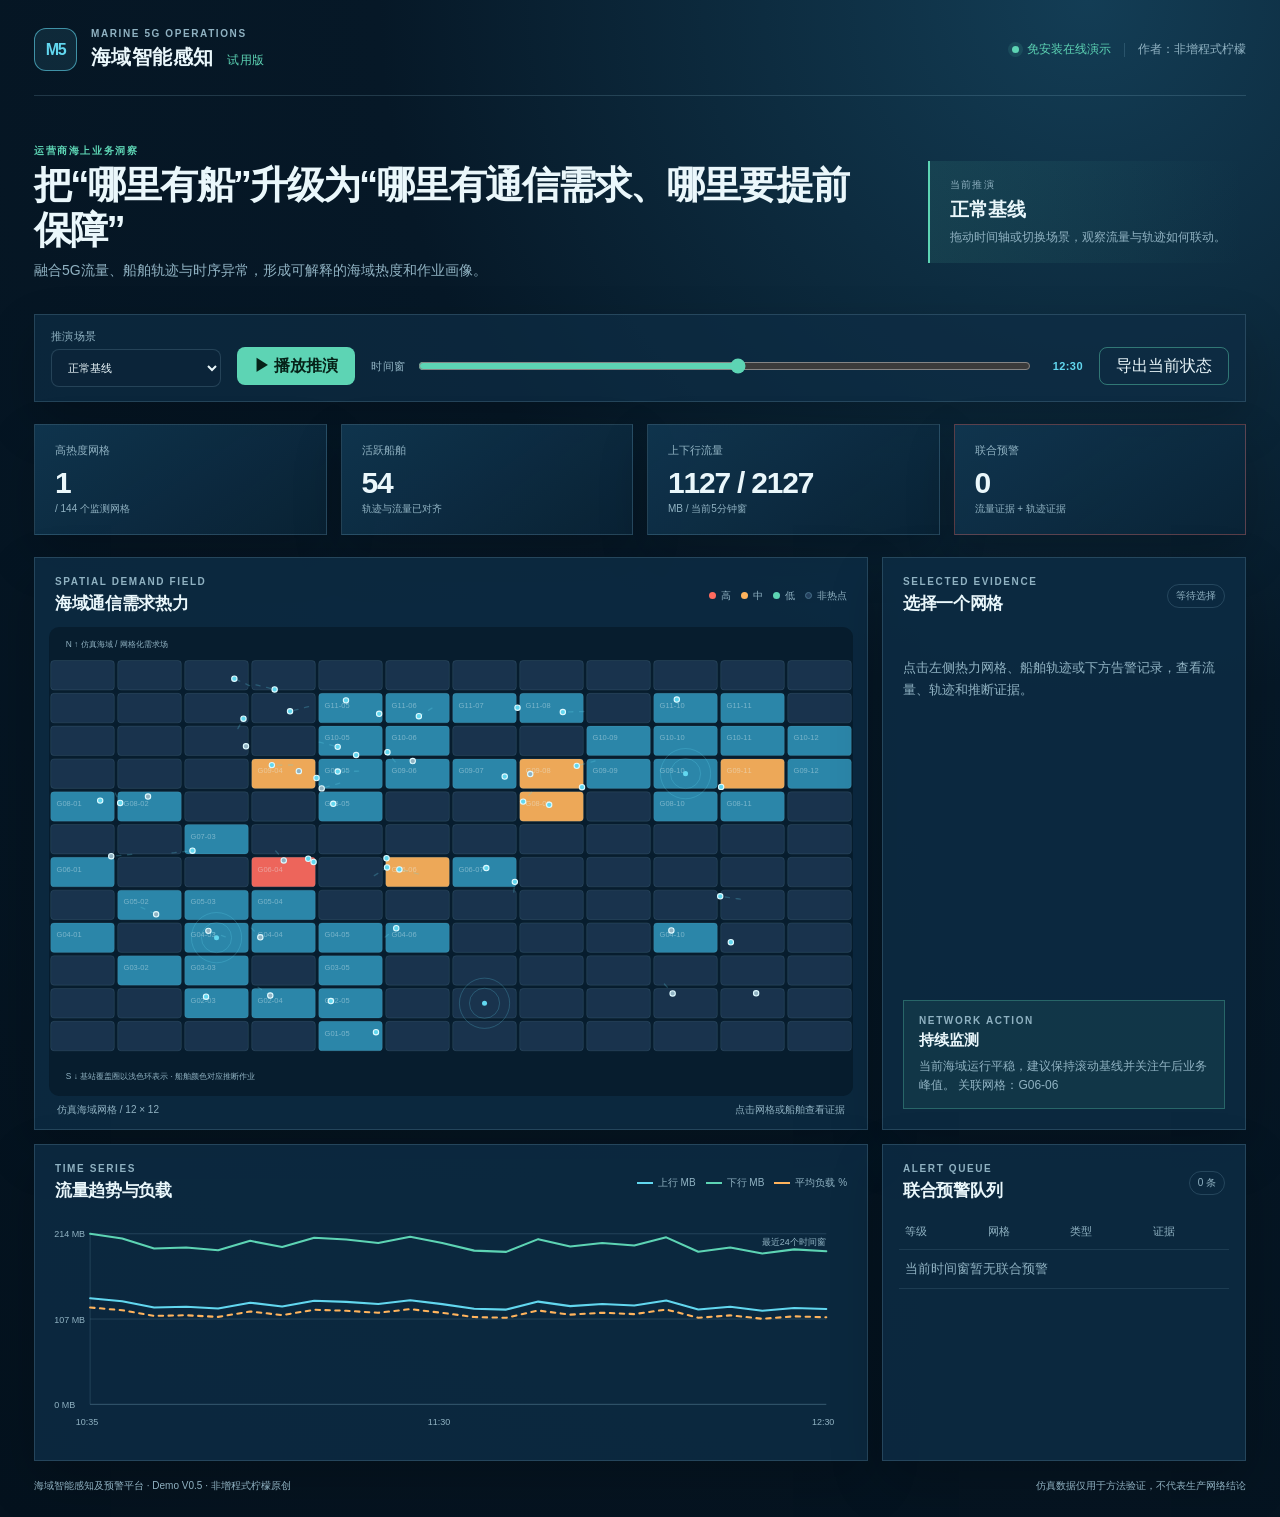
<file: index.html>
<!doctype html>
<html lang="zh-CN">
<head>
  <meta charset="utf-8" />
  <meta name="viewport" content="width=device-width, initial-scale=1" />
  <meta http-equiv="refresh" content="0; url=./prototype/web/" />
  <title>海域智能感知及预警平台 · 非增程式柠檬</title>
</head>
<body>
  <p>正在进入试用平台……如未自动跳转，请<a href="./prototype/web/">点击这里</a>。</p>
  <script>window.location.replace("./prototype/web/");</script>
</body>
</html>
</file>
<file: prototype/web/styles.css>
:root {
  --navy: #061827;
  --navy-2: #0b2439;
  --panel: #0d2d45;
  --panel-2: #103650;
  --line: rgba(157, 205, 227, .18);
  --text: #eaf7fb;
  --muted: #90b2c2;
  --teal: #5dd4b4;
  --cyan: #62d7ef;
  --orange: #ffb35c;
  --coral: #ff6b5f;
  --shadow: 0 20px 50px rgba(0, 0, 0, .20);
}

* { box-sizing: border-box; }
body { margin: 0; background: radial-gradient(circle at 85% 0%, #133d55 0, var(--navy) 38%, #04121e 100%); color: var(--text); font-family: "Segoe UI", "Microsoft YaHei", sans-serif; min-width: 320px; }
button, select, input { font: inherit; }
button { cursor: pointer; }
.shell { max-width: 1500px; margin: 0 auto; padding: 28px 34px 24px; }
.topbar, .hero-row, .controlbar, .panel-heading, .footer, .trend-legend, .legend { display: flex; align-items: center; }
.topbar { justify-content: space-between; gap: 20px; padding-bottom: 24px; border-bottom: 1px solid var(--line); }
.brand-block { display: flex; align-items: center; gap: 14px; }
.brand-mark { display: grid; place-items: center; width: 43px; height: 43px; border: 1px solid rgba(98, 215, 239, .60); border-radius: 12px; color: var(--cyan); font-weight: 700; letter-spacing: -.08em; background: rgba(98, 215, 239, .10); }
.eyebrow { margin: 0 0 5px; color: var(--muted); font-size: 10px; font-weight: 700; letter-spacing: .16em; text-transform: uppercase; }
.eyebrow.accent { color: var(--teal); }
h1, h2, h3, p { margin-top: 0; }
h1 { margin-bottom: 0; font-size: 20px; letter-spacing: .02em; }
h1 span { color: var(--teal); font-size: 12px; font-weight: 500; margin-left: 8px; }
h2 { margin-bottom: 10px; max-width: 820px; font-size: clamp(24px, 3vw, 39px); line-height: 1.16; letter-spacing: -.045em; }
h3 { margin: 0; font-size: 17px; letter-spacing: -.02em; }
.topbar-meta { color: var(--muted); font-size: 12px; display: flex; gap: 8px; align-items: center; white-space: nowrap; }
.live-dot { width: 7px; height: 7px; border-radius: 50%; background: var(--teal); box-shadow: 0 0 0 4px rgba(93, 212, 180, .12); }
.runtime-mode { transition: color 180ms ease; }
.runtime-mode.online { color: #5dd4b4; }
.runtime-mode.local { color: #62d7ef; }
.divider { width: 1px; height: 14px; margin: 0 5px; background: var(--line); }
.hero-row { justify-content: space-between; gap: 32px; padding: 48px 0 34px; }
.hero-copy { margin-bottom: 0; color: var(--muted); font-size: 14px; }
.scenario-note { min-width: 240px; padding: 17px 20px; border-left: 2px solid var(--teal); background: linear-gradient(90deg, rgba(93,212,180,.10), rgba(93,212,180,0)); }
.scenario-note span, .scenario-note strong, .scenario-note small { display: block; }
.note-label { color: var(--muted); font-size: 10px; letter-spacing: .12em; text-transform: uppercase; }
.scenario-note strong { margin: 5px 0; font-size: 19px; }
.scenario-note small { color: var(--muted); font-size: 12px; line-height: 1.5; }
.controlbar { flex-wrap: wrap; gap: 12px 16px; padding: 14px 16px; border: 1px solid var(--line); background: rgba(13,45,69,.70); box-shadow: var(--shadow); }
.control-field, .time-control { color: var(--muted); font-size: 11px; letter-spacing: .04em; }
.control-select, .ghost-button, .primary-button { height: 38px; border-radius: 8px; }
.control-select { display: block; min-width: 170px; margin-top: 5px; padding: 0 34px 0 12px; border: 1px solid var(--line); background: var(--navy-2); color: var(--text); }
.primary-button, .ghost-button { padding: 0 16px; border: 1px solid rgba(93,212,180,.45); }
.primary-button { margin-top: 16px; background: var(--teal); color: #062218; font-weight: 700; }
.ghost-button { margin-left: auto; margin-top: 16px; background: transparent; color: var(--text); }
.time-control { flex: 1 1 300px; display: grid; grid-template-columns: auto 1fr auto; align-items: center; gap: 10px; margin-top: 16px; }
.time-control input { width: 100%; accent-color: var(--teal); }
.time-control output { min-width: 44px; color: var(--cyan); font-weight: 700; text-align: right; }
.kpi-grid { display: grid; grid-template-columns: repeat(4, 1fr); gap: 14px; margin: 22px 0; }
.kpi-card { padding: 18px 20px; border: 1px solid var(--line); background: linear-gradient(145deg, rgba(16,54,80,.92), rgba(9,35,54,.88)); box-shadow: var(--shadow); }
.kpi-card.alert-kpi { border-color: rgba(255,107,95,.32); }
.kpi-label { color: var(--muted); font-size: 11px; }
.kpi-value { margin: 8px 0 2px; font-size: 30px; font-weight: 700; letter-spacing: -.04em; }
.kpi-meta { color: var(--muted); font-size: 10px; }
.main-grid { display: grid; grid-template-columns: minmax(0, 1.65fr) minmax(300px, .72fr); gap: 14px; }
.lower-grid { display: grid; grid-template-columns: minmax(0, 1.65fr) minmax(350px, .72fr); gap: 14px; margin-top: 14px; }
.panel { border: 1px solid var(--line); background: rgba(13,45,69,.82); box-shadow: var(--shadow); }
.panel-heading { justify-content: space-between; gap: 15px; padding: 18px 20px 12px; }
.legend, .trend-legend { flex-wrap: wrap; gap: 10px; color: var(--muted); font-size: 10px; }
.legend span, .trend-legend span { display: inline-flex; align-items: center; gap: 5px; }
.legend-dot, .line-swatch { display: inline-block; }
.legend-dot { width: 7px; height: 7px; border-radius: 50%; }
.legend-dot.high { background: var(--coral); }.legend-dot.medium { background: var(--orange); }.legend-dot.low { background: var(--teal); }.legend-dot.none { background: #24405e; border: 1px solid #47718b; }
.line-swatch { width: 16px; height: 2px; }.line-swatch.up { background: var(--cyan); }.line-swatch.down { background: var(--teal); }.line-swatch.load { background: var(--orange); }
.map-wrap { padding: 0 14px 12px; }
#map-svg, #trend-svg { display: block; width: 100%; height: auto; }
.map-caption { display: flex; justify-content: space-between; padding: 7px 8px 0; color: var(--muted); font-size: 10px; }
.grid-cell { stroke: rgba(171,229,240,.12); stroke-width: 1; cursor: pointer; transition: opacity .2s, stroke .2s; }
.grid-cell:hover, .grid-cell.selected { stroke: var(--text); stroke-width: 2; }
.grid-label { fill: rgba(234,247,251,.42); font-size: 9px; pointer-events: none; }
.sea-route { fill: none; stroke: rgba(98,215,239,.25); stroke-width: 1.6; stroke-linecap: round; stroke-dasharray: 5 8; pointer-events: none; }
.ship-dot { stroke: #dffaff; stroke-width: 1.3; cursor: pointer; }.ship-dot:hover, .ship-dot.selected { stroke: #fff; stroke-width: 3; }
.base-ring { fill: none; stroke: rgba(98,215,239,.28); stroke-width: 1; }.base-dot { fill: var(--cyan); }
.detail-panel { min-height: 560px; display: flex; flex-direction: column; }
.status-badge, .count-label { padding: 4px 8px; border: 1px solid var(--line); border-radius: 999px; color: var(--muted); font-size: 10px; white-space: nowrap; }
.status-badge.high { color: var(--coral); border-color: rgba(255,107,95,.45); }.status-badge.medium { color: var(--orange); border-color: rgba(255,179,92,.45); }.status-badge.low { color: var(--teal); border-color: rgba(93,212,180,.45); }
.detail-content { flex: 1; padding: 10px 20px 18px; }
.empty-state { margin: 20px 0; color: var(--muted); font-size: 13px; line-height: 1.7; }
.detail-main { margin: 5px 0 15px; font-size: 27px; font-weight: 700; }
.detail-grid { display: grid; grid-template-columns: 1fr 1fr; gap: 10px; }
.detail-item { padding: 10px 11px; background: rgba(6,24,39,.40); border: 1px solid rgba(157,205,227,.10); }
.detail-item span, .detail-item strong { display: block; }.detail-item span { color: var(--muted); font-size: 10px; }.detail-item strong { margin-top: 4px; font-size: 14px; }
.evidence-line { margin: 18px 0 0; padding-top: 13px; border-top: 1px solid var(--line); color: var(--muted); font-size: 12px; line-height: 1.6; }
.recommendation { margin: auto 20px 20px; padding: 14px 15px; border: 1px solid rgba(93,212,180,.30); background: rgba(93,212,180,.08); }
.recommendation strong { font-size: 15px; }.recommendation p:last-child { margin: 7px 0 0; color: var(--muted); font-size: 12px; line-height: 1.55; }
.trend-panel, .alerts-panel { min-height: 290px; }
.trend-panel svg { padding: 0 12px 12px; }
.axis-text { fill: var(--muted); font-size: 10px; }.axis-line { stroke: rgba(157,205,227,.18); stroke-width: 1; }.trend-line { fill: none; stroke-width: 2.3; stroke-linecap: round; stroke-linejoin: round; }
.table-wrap { padding: 0 16px 16px; overflow: auto; }
table { width: 100%; border-collapse: collapse; font-size: 11px; } th { color: var(--muted); font-weight: 500; text-align: left; } th, td { padding: 10px 6px; border-bottom: 1px solid rgba(157,205,227,.12); vertical-align: top; } td { color: var(--text); } td:last-child { color: var(--muted); line-height: 1.35; } tbody tr { cursor: pointer; } tbody tr:hover { background: rgba(98,215,239,.07); }
.severity-high { color: var(--coral); }.severity-medium { color: var(--orange); }
.footer { justify-content: space-between; gap: 14px; margin-top: 18px; color: var(--muted); font-size: 10px; }
@media (max-width: 1000px) { .main-grid, .lower-grid { grid-template-columns: 1fr; } .detail-panel { min-height: auto; } .hero-row { align-items: flex-start; flex-direction: column; } .scenario-note { width: 100%; } }
@media (max-width: 720px) { .shell { padding: 20px 16px; } .topbar { align-items: flex-start; flex-direction: column; } .topbar-meta { white-space: normal; } .kpi-grid { grid-template-columns: repeat(2, 1fr); } .controlbar { align-items: stretch; } .primary-button, .ghost-button { margin-top: 0; } .time-control { margin-top: 0; flex-basis: 100%; } .ghost-button { margin-left: 0; } .panel-heading { align-items: flex-start; flex-direction: column; } .legend, .trend-legend { gap: 8px; } .footer { align-items: flex-start; flex-direction: column; } }
@media (max-width: 420px) { .kpi-grid { grid-template-columns: 1fr 1fr; gap: 8px; } .kpi-card { padding: 13px; } .kpi-value { font-size: 24px; } h2 { font-size: 26px; } }
</file>
